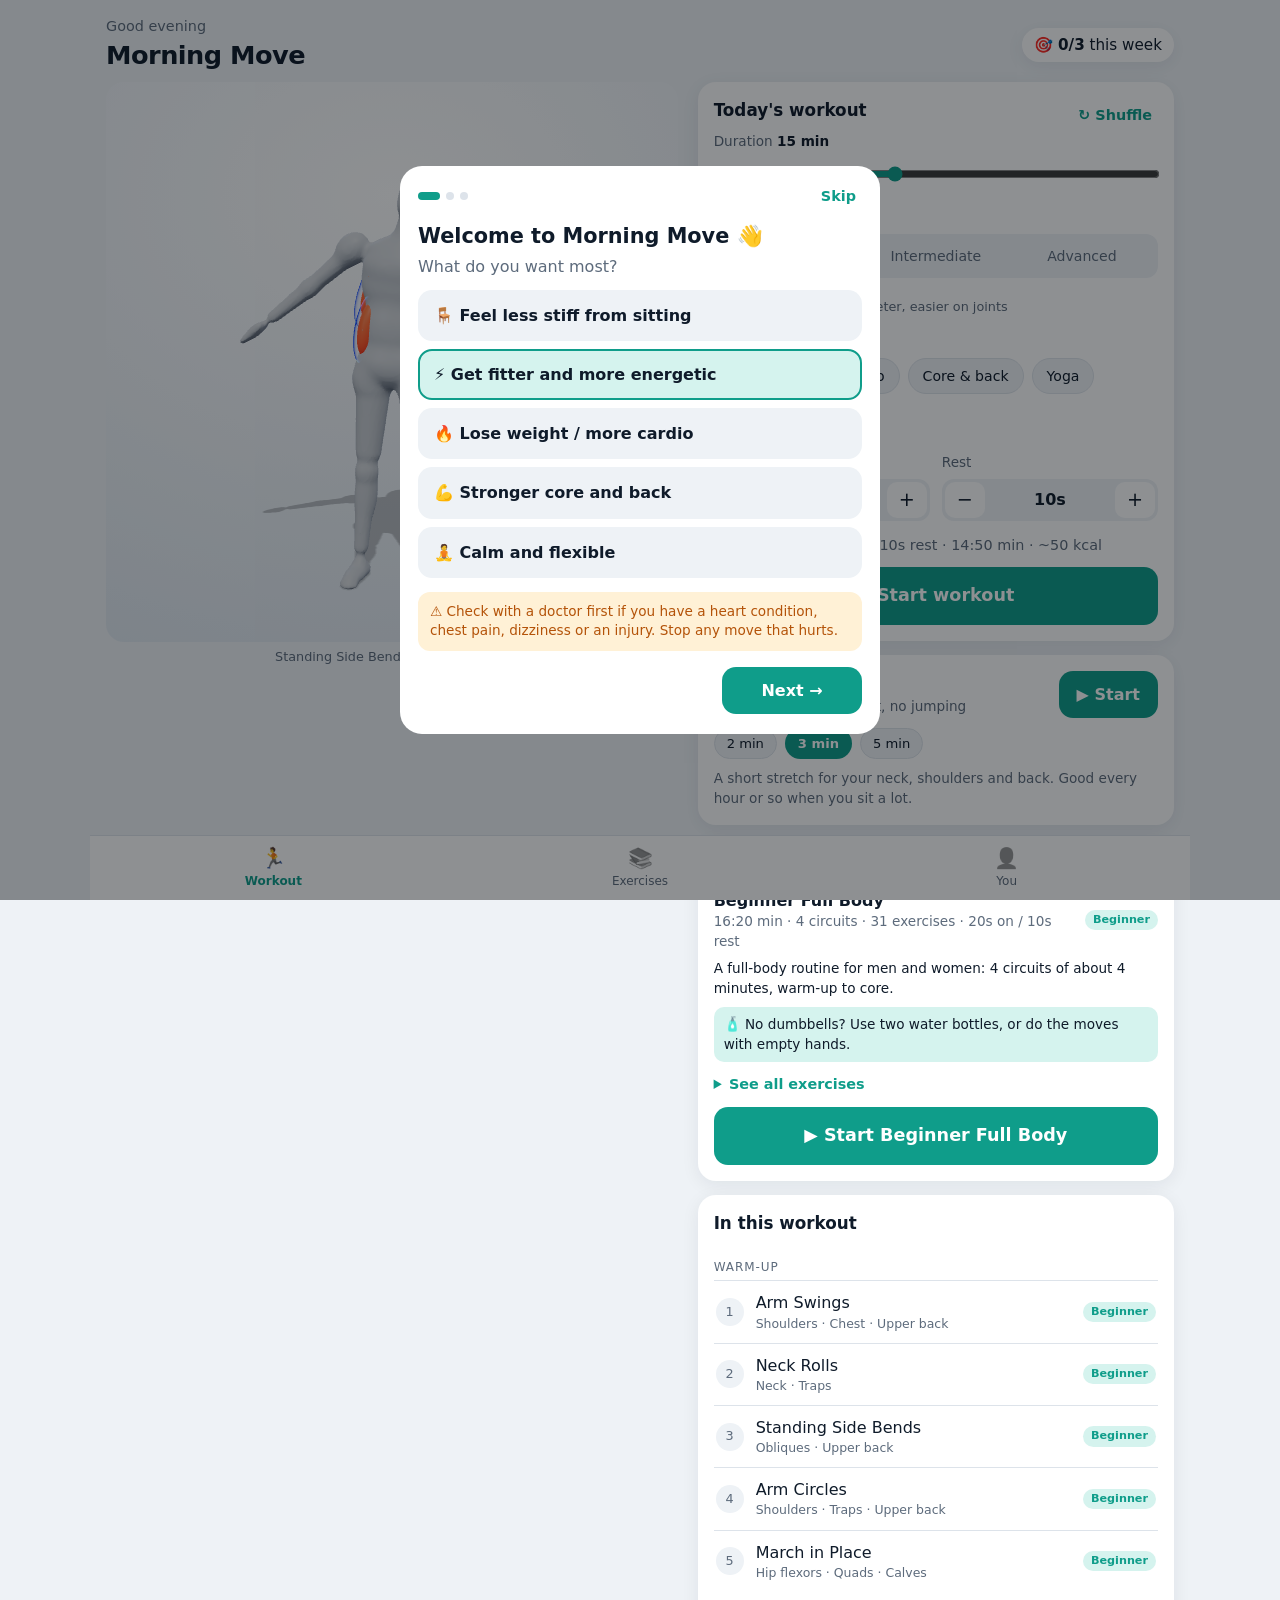
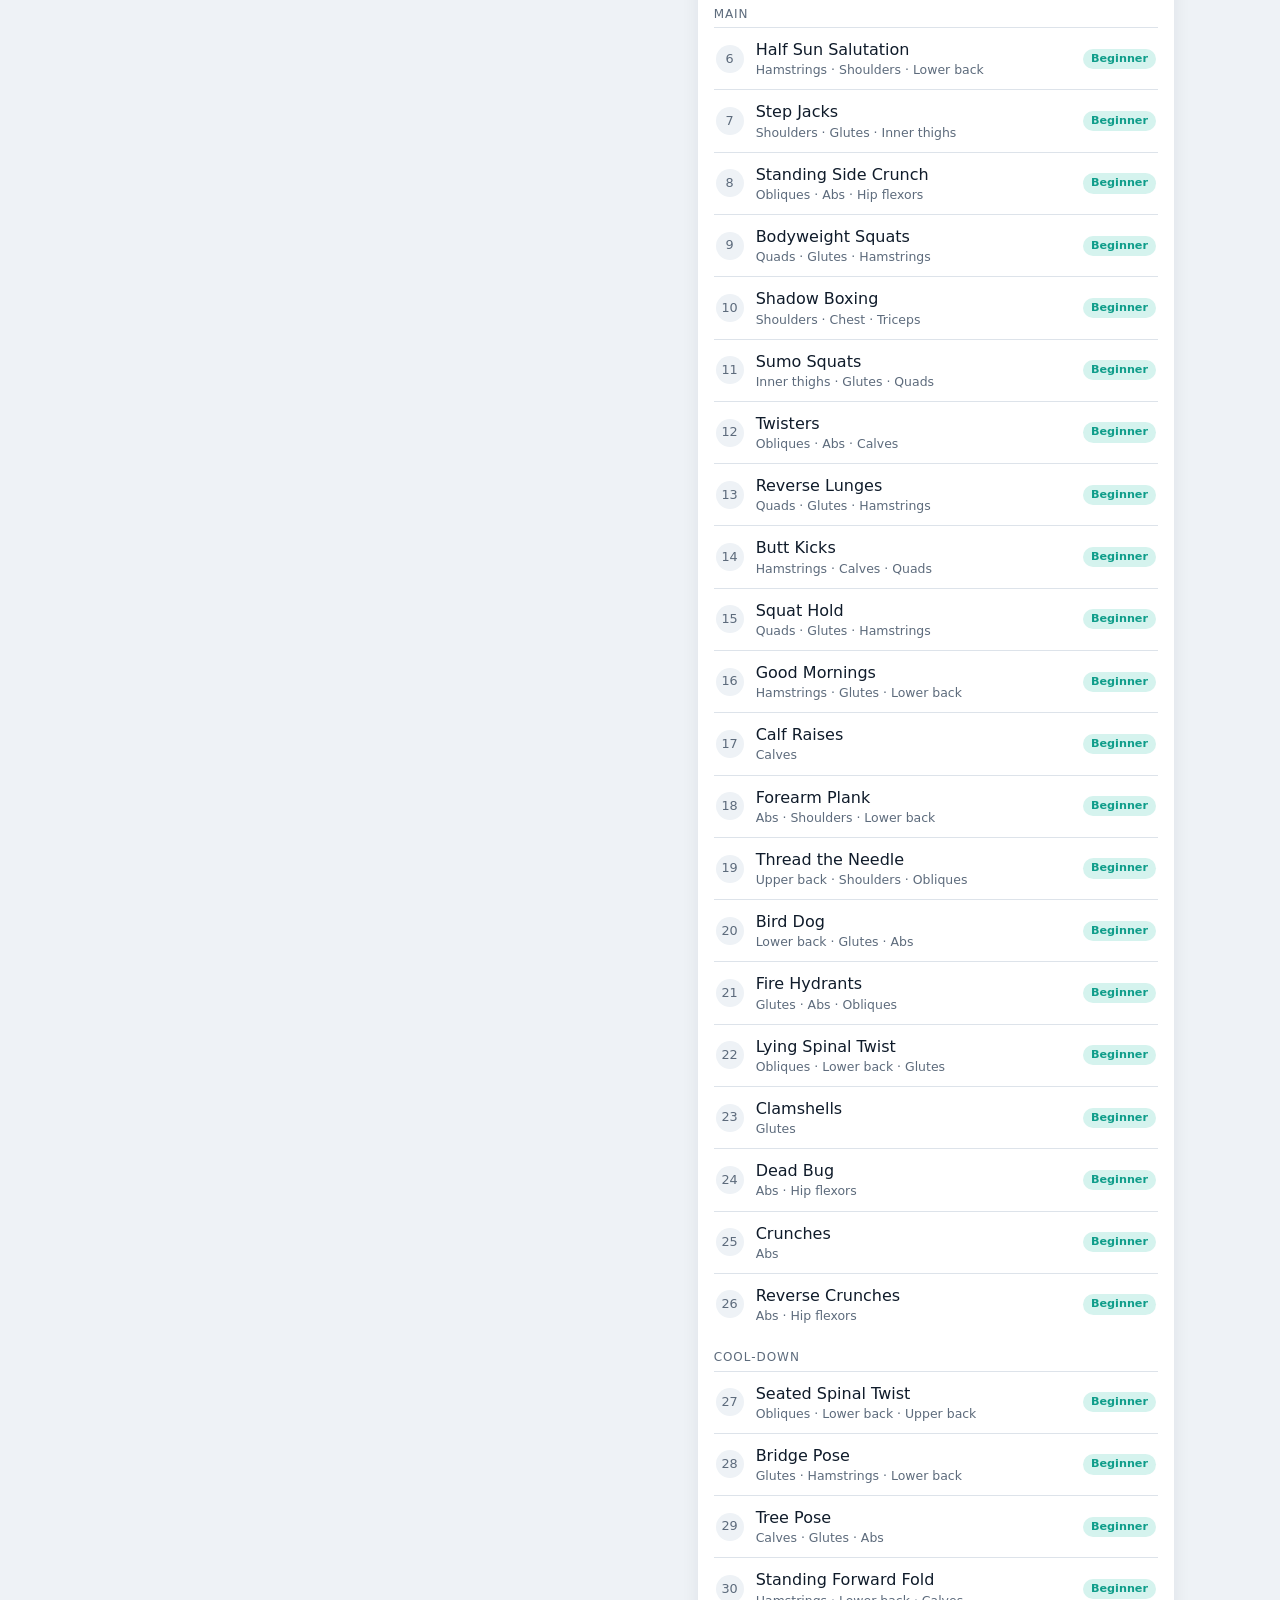
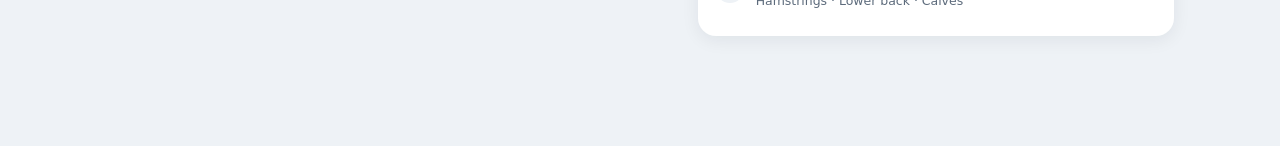
<file: index.html>
<!doctype html>
<html lang="en">
<head>
  <meta charset="utf-8">
  <meta name="viewport" content="width=device-width, initial-scale=1, viewport-fit=cover">
  <title>Morning Move</title>
  <meta name="description" content="Free, lightweight morning workouts with a 3D trainer that shows which muscles are working.">
  <meta name="theme-color" content="#0f766e">
  <link rel="manifest" href="manifest.webmanifest">
  <link rel="icon" href="icons/icon.svg" type="image/svg+xml">
  <link rel="apple-touch-icon" href="icons/icon-192.png">
  <link rel="stylesheet" href="css/style.css">
</head>
<body>
  <div id="app">
    <!-- 3D stage: one canvas, moved between the home hero, the player and the preview sheet -->
    <canvas id="stage" aria-label="3D trainer"></canvas>

    <!-- HOME -->
    <section id="view-home" class="view active">
      <header class="top">
        <div>
          <div class="hello" id="hello">Good morning</div>
          <h1>Morning Move</h1>
        </div>
        <div class="row gap">
          <button class="install" id="install" hidden>⬇ Install app</button>
          <div class="streak" id="streak" title="Days you worked out this week / your weekly goal">🎯 <b>0/3</b> this week</div>
        </div>
      </header>

      <div class="install-hint" id="install-hint" hidden></div>
      <div class="home-left">
        <div class="hero" id="hero-slot"></div>
        <div class="hero-caption" id="hero-caption">Drag to rotate the trainer</div>
      </div>
      <div class="home-right">

      <!-- One-tap suggestion after "How did that feel?" answers (filled by app.js) -->
      <div class="card suggest" id="suggest" hidden></div>

      <div class="card">
        <div class="row between">
          <h2>Today's workout</h2>
          <button class="ghost small" id="shuffle" title="New mix">↻ Shuffle</button>
        </div>

        <label class="field">
          <span>Duration <b id="min-label">15 min</b></span>
          <input type="range" id="minutes" min="5" max="30" step="1" value="15">
        </label>

        <div class="field">
          <span>Level</span>
          <div class="seg" id="level">
            <button data-v="1">Beginner</button>
            <button data-v="2">Intermediate</button>
            <button data-v="3">Advanced</button>
          </div>
          <label class="toggle"><input type="checkbox" id="low-impact"> <span>No jumping <small class="muted">· quieter, easier on joints</small></span></label>
        </div>

        <div class="field">
          <span>Focus</span>
          <div class="chips" id="focus"></div>
        </div>

        <div class="field row gap">
          <div class="stepper">
            <span>Exercise</span>
            <div><button data-step="work" data-d="-5">−</button><b id="work-label">20s</b><button data-step="work" data-d="5">+</button></div>
          </div>
          <div class="stepper">
            <span>Rest</span>
            <div><button data-step="rest" data-d="-5">−</button><b id="rest-label">10s</b><button data-step="rest" data-d="5">+</button></div>
          </div>
        </div>

        <div class="summary" id="plan-summary"></div>
        <button class="primary big" id="start">▶ Start workout</button>
      </div>

      <div class="card break-card">
        <div class="row between gap">
          <div>
            <h2>☕ Desk break</h2>
            <div class="muted small" id="break-sub">3 min · standing, no mat, no jumping</div>
          </div>
          <button class="primary" id="break-start">▶ Start</button>
        </div>
        <div class="chips" id="break-min">
          <button class="chip" data-v="2">2 min</button><button class="chip" data-v="3">3 min</button><button class="chip" data-v="5">5 min</button>
        </div>
        <p class="small muted">A short stretch for your neck, shoulders and back. Good every hour or so when you sit a lot.</p>
      </div>

      <div class="card">
        <h2>Routines</h2>
        <div id="routine-list"></div>
      </div>

      <div class="card">
        <h2>In this workout</h2>
        <ol class="ex-list" id="plan-list"></ol>
      </div>
      </div>
    </section>

    <!-- LIBRARY -->
    <section id="view-library" class="view">
      <header class="top"><h1>Exercises</h1></header>
      <div class="chips scroll" id="lib-filter"></div>
      <div class="lib-grid" id="lib-grid"></div>
    </section>

    <!-- PROFILE -->
    <section id="view-profile" class="view">
      <header class="top"><h1>You</h1></header>
      <div class="card">
        <h2>Body</h2>
        <p class="muted">The trainer is sized to match you. Nothing leaves your device.</p>
        <div class="row gap">
          <label class="field grow"><span>Height (cm)</span><input type="number" id="height" min="120" max="220" inputmode="numeric"></label>
          <label class="field grow"><span>Weight (kg)</span><input type="number" id="weight" min="30" max="200" inputmode="numeric"></label>
        </div>
        <div class="field">
          <span>Body type</span>
          <div class="seg" id="sex"><button data-v="male">Male</button><button data-v="female">Female</button></div>
        </div>
      </div>
      <div class="card">
        <h2>Appearance</h2>
        <div class="seg" id="theme"><button data-v="light">☀️ Light</button><button data-v="dark">🌙 Dark</button></div>
      </div>
      <div class="card">
        <h2>Your progress</h2>
        <div class="field">
          <span>Weekly goal <b id="goal-label">3 days a week</b></span>
          <div class="seg" id="goal">
            <button data-v="1">1</button><button data-v="2">2</button><button data-v="3">3</button><button data-v="4">4</button>
            <button data-v="5">5</button><button data-v="6">6</button><button data-v="7">7</button>
          </div>
        </div>
        <div class="stats" id="stats"></div>
        <div class="week" id="week"></div>
        <p class="small muted" id="week-note"></p>
      </div>
      <div class="card">
        <h2>Workouts</h2>
        <label class="toggle"><input type="checkbox" id="opt-low-impact"> <span>No jumping <small class="muted">· quieter, easier on joints</small></span></label>
      </div>
      <div class="card">
        <h2>Sound</h2>
        <label class="toggle"><input type="checkbox" id="opt-voice"> <span>Voice coach</span></label>
        <label class="toggle"><input type="checkbox" id="opt-beeps"> <span>Countdown beeps</span></label>
      </div>
      <div class="card">
        <h2>Your data</h2>
        <p class="muted small">Your progress lives only on this device, and phones can clear browser data. Save a backup file now and then.</p>
        <div class="row gap wrap">
          <button class="primary" id="backup">⬇ Save a backup</button>
          <button class="chip" id="restore">↑ Restore</button>
          <input type="file" id="restore-file" accept="application/json,.json" hidden>
        </div>
        <p class="small" id="data-msg" role="status"></p>
      </div>
      <p class="muted center small">Morning Move is free and works offline. Your data stays on this device. <a href="privacy.html">Privacy policy</a></p>
    </section>

    <nav class="tabs" id="tabs">
      <button data-view="home" class="on"><span>🏃</span>Workout</button>
      <button data-view="library"><span>📚</span>Exercises</button>
      <button data-view="profile"><span>👤</span>You</button>
    </nav>

    <!-- PLAYER -->
    <section id="player" class="overlay" hidden>
      <div class="p-top">
        <button class="icon" id="p-exit" aria-label="End workout">✕</button>
        <div class="p-progress"><div id="p-bar"></div></div>
        <button class="icon" id="p-sound" aria-label="Toggle sound">🔊</button>
      </div>
      <div class="p-head">
        <div class="phase" id="p-phase">GET READY</div>
        <div class="p-name" id="p-name">—</div>
        <div class="p-count" id="p-count"></div>
      </div>
      <div class="p-muscles" id="p-muscles"></div>
      <div class="stage-slot" id="player-slot"></div>
      <div class="p-bottom">
        <div class="p-tip" id="p-tip"></div>
        <div class="p-controls">
          <button class="icon big" id="p-prev" aria-label="Previous">⏮</button>
          <div class="ring" id="p-ring">
            <svg viewBox="0 0 120 120"><circle cx="60" cy="60" r="52" class="track"/><circle cx="60" cy="60" r="52" class="fill" id="p-ring-fill"/></svg>
            <div class="ring-num" id="p-time">20</div>
          </div>
          <button class="icon big" id="p-next" aria-label="Skip">⏭</button>
        </div>
        <div class="row center gap">
          <button class="pill" id="p-pause">⏸ Pause</button>
          <button class="pill danger" id="p-end" hidden>End workout</button>
        </div>
        <div class="p-next" id="p-nextup"></div>
      </div>
    </section>

    <!-- DONE -->
    <section id="done" class="overlay done" hidden>
      <div class="done-box">
        <div class="trophy">🎉</div>
        <h1>Workout complete!</h1>
        <p class="muted" id="done-msg">Great way to start the day.</p>
        <div class="stats" id="done-stats"></div>
        <div class="feel" id="done-feel">
          <p class="small muted">How did that feel?</p>
          <div class="seg" id="feel">
            <button data-v="hard">😮‍💨 Too hard</button><button data-v="right">🙂 Just right</button><button data-v="easy">💪 Too easy</button>
          </div>
          <p class="small muted" id="feel-thanks" hidden></p>
        </div>
        <button class="primary big" id="done-ok">Done</button>
      </div>
    </section>

    <!-- EXERCISE PREVIEW -->
    <section id="preview" class="sheet" hidden>
      <div class="sheet-box">
        <div class="stage-slot small" id="preview-slot"></div>
        <button class="icon close" id="pv-close" aria-label="Close">✕</button>
        <div class="pv-body">
          <div class="tags" id="pv-tags"></div>
          <h2 id="pv-name"></h2>
          <p id="pv-tip"></p>
          <div class="p-muscles static" id="pv-muscles"></div>
        </div>
      </div>
    </section>

    <!-- FIRST-RUN SETUP: shown once, only when nothing has been saved yet -->
    <section id="welcome" class="sheet" hidden>
      <div class="sheet-box ob-box" role="dialog" aria-modal="true" aria-labelledby="ob-title">
        <div class="row between">
          <div class="ob-dots" id="ob-dots"><i class="on"></i><i></i><i></i></div>
          <button class="ghost small" id="ob-skip">Skip</button>
        </div>

        <div class="ob-step" data-page="0">
          <h2 id="ob-title">Welcome to Morning Move 👋</h2>
          <p class="muted">What do you want most?</p>
          <div class="ob-options" id="ob-goal">
            <button data-v="desk">🪑 Feel less stiff from sitting</button>
            <button data-v="full">⚡ Get fitter and more energetic</button>
            <button data-v="cardio">🔥 Lose weight / more cardio</button>
            <button data-v="core">💪 Stronger core and back</button>
            <button data-v="yoga">🧘 Calm and flexible</button>
          </div>
          <div class="safety">⚠️ Check with a doctor first if you have a heart condition, chest pain, dizziness or an injury. Stop any move that hurts.</div>
        </div>

        <div class="ob-step" data-page="1" hidden>
          <h2>How often?</h2>
          <div class="field">
            <span>Days a week that feel realistic <b id="ob-days-label">3</b></span>
            <div class="seg" id="ob-days">
              <button data-v="1">1</button><button data-v="2">2</button><button data-v="3">3</button><button data-v="4">4</button>
              <button data-v="5">5</button><button data-v="6">6</button><button data-v="7">7</button>
            </div>
          </div>
          <p class="small muted">Missing a day is fine. We count your week, not a daily streak.</p>
          <div class="field">
            <span>Your level</span>
            <div class="seg" id="ob-level">
              <button data-v="1">Beginner</button><button data-v="2">Intermediate</button><button data-v="3">Advanced</button>
            </div>
          </div>
          <label class="toggle"><input type="checkbox" id="ob-low"> <span>No jumping <small class="muted">· quieter, easier on joints</small></span></label>
        </div>

        <div class="ob-step" data-page="2" hidden>
          <h2>Size your trainer</h2>
          <p class="muted small">Optional. The 3D trainer matches your height and build. Nothing leaves your device.</p>
          <div class="row gap">
            <label class="field grow"><span>Height (cm)</span><input type="number" id="ob-height" min="120" max="220" inputmode="numeric"></label>
            <label class="field grow"><span>Weight (kg)</span><input type="number" id="ob-weight" min="30" max="200" inputmode="numeric"></label>
          </div>
          <div class="field">
            <span>Body type</span>
            <div class="seg" id="ob-sex"><button data-v="male">Male</button><button data-v="female">Female</button></div>
          </div>
        </div>

        <div class="row between gap ob-nav">
          <button class="chip" id="ob-back">← Back</button>
          <button class="primary" id="ob-next">Next →</button>
        </div>
      </div>
    </section>
  </div>
  <script type="module" src="js/app.js"></script>
</body>
</html>
</file>
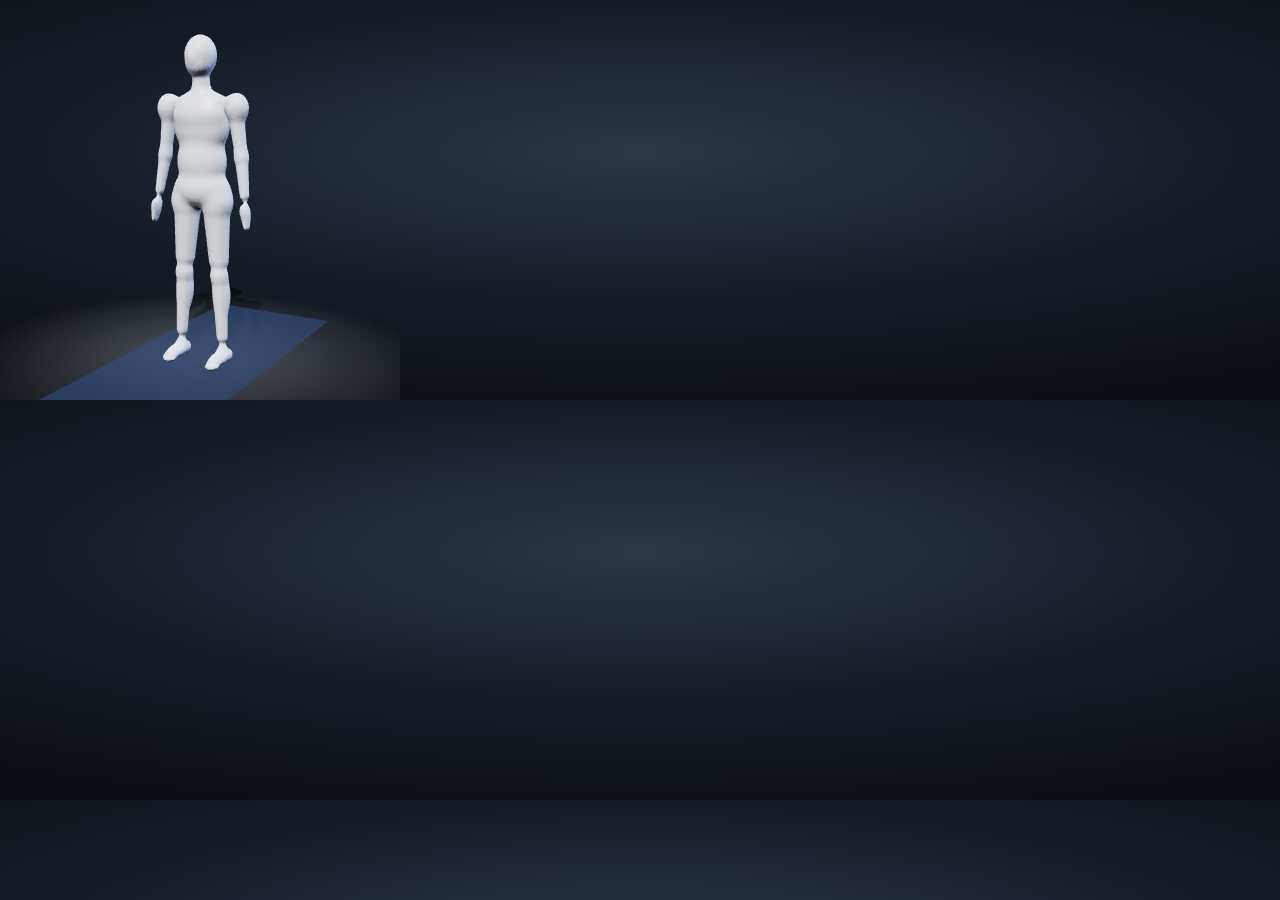
<file: pose-debug.html>
<!doctype html>
<html><head><meta charset="utf-8"><title>Pose debug</title>
<style>body{margin:0;background:radial-gradient(90% 70% at 50% 38%,#2c3646,#151b24 55%,#0a0d12)}canvas{width:400px;height:400px;display:block}</style></head>
<body><canvas id="c"></canvas>
<script type="module">
import { Stage } from './js/stage.js';
import { EXERCISES } from './js/exercises.js';
const stage = new Stage(document.getElementById('c'));
window.EX = EXERCISES.map(e => ({ id: e.id, n: e.frames.length }));
window.show = (id, f, mir) => stage.snapTo(EXERCISES.find(e => e.id === id), f, mir);
window.yaw = (y) => { stage.viewYaw = y; stage.camYaw = y; };
window.stageRef = stage;
window.EXL = EXERCISES;
stage.setBody({ heightCm: 170, weightKg: 65, sex: 'male' });
window.ready = true;
</script></body></html>
</file>
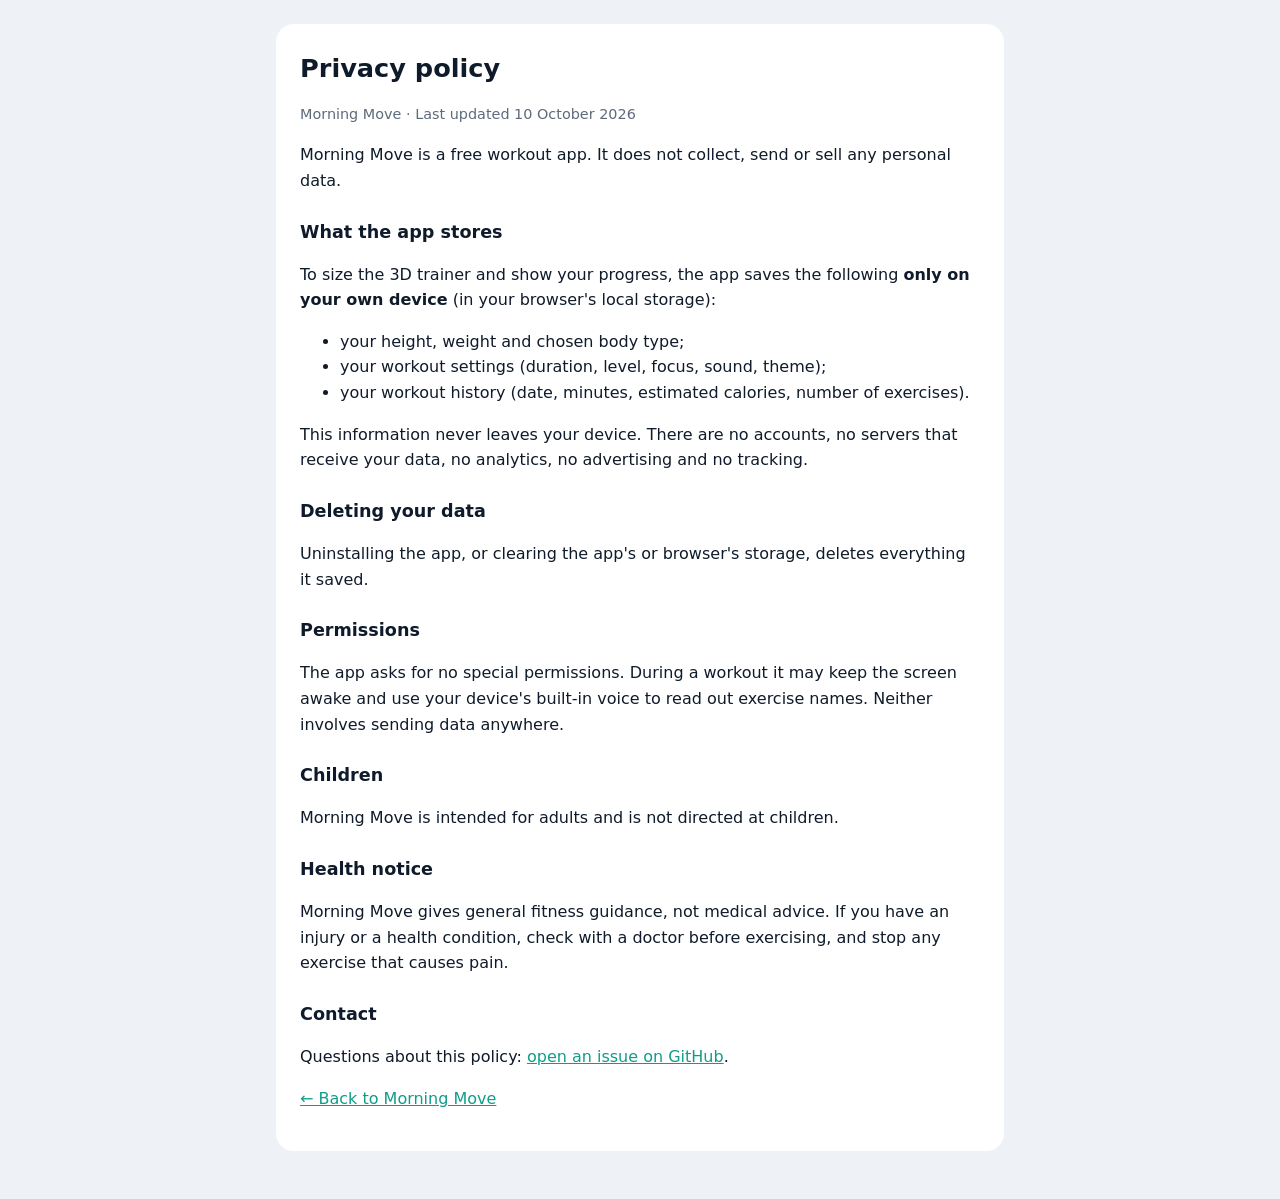
<file: privacy.html>
<!doctype html>
<html lang="en">
<head>
  <meta charset="utf-8">
  <meta name="viewport" content="width=device-width, initial-scale=1">
  <title>Morning Move privacy policy</title>
  <meta name="theme-color" content="#0f766e">
  <link rel="icon" href="icons/icon.svg" type="image/svg+xml">
  <style>
    :root { --bg: #eef2f6; --card: #ffffff; --text: #0f1b2a; --muted: #5d6b7c; --accent: #0f9d8a; color-scheme: light; }
    @media (prefers-color-scheme: dark) {
      :root { --bg: #0d141c; --card: #17222e; --text: #e8eef5; --muted: #93a2b3; --accent: #2dd4bf; color-scheme: dark; }
    }
    body { margin: 0; padding: 24px 16px 48px; background: var(--bg); color: var(--text);
      font: 16px/1.6 system-ui, -apple-system, "Segoe UI", Roboto, sans-serif; }
    main { max-width: 680px; margin: 0 auto; background: var(--card); border-radius: 18px; padding: 24px; }
    h1 { font-size: 1.6rem; margin: 0 0 4px; }
    h2 { font-size: 1.1rem; margin: 24px 0 6px; }
    p, li { color: var(--text); }
    .muted { color: var(--muted); font-size: 0.9rem; }
    a { color: var(--accent); }
  </style>
</head>
<body>
<main>
  <h1>Privacy policy</h1>
  <p class="muted">Morning Move · Last updated 10 October 2026</p>

  <p>Morning Move is a free workout app. It does not collect, send or sell any personal data.</p>

  <h2>What the app stores</h2>
  <p>To size the 3D trainer and show your progress, the app saves the following <strong>only on your
  own device</strong> (in your browser's local storage):</p>
  <ul>
    <li>your height, weight and chosen body type;</li>
    <li>your workout settings (duration, level, focus, sound, theme);</li>
    <li>your workout history (date, minutes, estimated calories, number of exercises).</li>
  </ul>
  <p>This information never leaves your device. There are no accounts, no servers that receive your data,
  no analytics, no advertising and no tracking.</p>

  <h2>Deleting your data</h2>
  <p>Uninstalling the app, or clearing the app's or browser's storage, deletes everything it saved.</p>

  <h2>Permissions</h2>
  <p>The app asks for no special permissions. During a workout it may keep the screen awake and use your
  device's built-in voice to read out exercise names. Neither involves sending data anywhere.</p>

  <h2>Children</h2>
  <p>Morning Move is intended for adults and is not directed at children.</p>

  <h2>Health notice</h2>
  <p>Morning Move gives general fitness guidance, not medical advice. If you have an injury or a health
  condition, check with a doctor before exercising, and stop any exercise that causes pain.</p>

  <h2>Contact</h2>
  <p>Questions about this policy: <a href="https://github.com/adithyag22/Morning-Exercise-/issues">open an issue on GitHub</a>.</p>

  <p><a href="./">← Back to Morning Move</a></p>
</main>
</body>
</html>
</file>
<file: css/style.css>
:root {
  --bg: #eef2f6;
  --bg2: #dfe7ef;
  --card: #ffffff;
  --text: #0f1b2a;
  --muted: #5d6b7c;
  --line: #dde3ea;
  --accent: #0f9d8a;
  --accent-ink: #ffffff;
  --accent-soft: #d5f3ee;
  --hot: #ff4a24;
  --rest: #f59e0b;
  --radius: 18px;
  --shadow: 0 4px 18px rgba(15, 27, 42, 0.07);
  --tag2-bg: #fff1d6; --tag2-fg: #b45309;
  --tag3-bg: #ffe1db; --tag3-fg: #c2410c;
  --next-fg: #b45309;
  --studio: radial-gradient(120% 90% at 50% 20%, #ffffff, #dfe7ef);
  color-scheme: light;
}
@media (prefers-color-scheme: dark) {
  :root:not([data-theme="light"]) {
    --bg: #0d141c;
    --bg2: #15202c;
    --card: #17222e;
    --text: #e8eef5;
    --muted: #93a2b3;
    --line: #253342;
    --accent: #2dd4bf;
    --accent-ink: #062a25;
    --accent-soft: #123a36;
    --shadow: 0 4px 18px rgba(0, 0, 0, 0.3);
    color-scheme: dark;
    --tag2-bg: #3a2c10; --tag2-fg: #fbbf24;
    --tag3-bg: #3d1a12; --tag3-fg: #fb923c;
    --next-fg: #f59e0b;
    --studio: radial-gradient(90% 70% at 50% 38%, #2c3646 0%, #151b24 55%, #0a0d12 100%);
  }
}
:root[data-theme="dark"] {
    --bg: #0d141c;
    --bg2: #15202c;
    --card: #17222e;
    --text: #e8eef5;
    --muted: #93a2b3;
    --line: #253342;
    --accent: #2dd4bf;
    --accent-ink: #062a25;
    --accent-soft: #123a36;
    --shadow: 0 4px 18px rgba(0, 0, 0, 0.3);
    color-scheme: dark;
    --tag2-bg: #3a2c10; --tag2-fg: #fbbf24;
    --tag3-bg: #3d1a12; --tag3-fg: #fb923c;
    --next-fg: #f59e0b;
    --studio: radial-gradient(90% 70% at 50% 38%, #2c3646 0%, #151b24 55%, #0a0d12 100%);
}

* { box-sizing: border-box; -webkit-tap-highlight-color: transparent; }
html, body { margin: 0; height: 100%; }
body {
  font: 16px/1.45 system-ui, -apple-system, "Segoe UI", Roboto, sans-serif;
  background: var(--bg);
  color: var(--text);
  overscroll-behavior: none;
}
button { font: inherit; color: inherit; cursor: pointer; border: 0; background: none; }
input { font: inherit; color: inherit; }
h1 { font-size: 1.6rem; margin: 0; letter-spacing: -0.02em; }
h2 { font-size: 1.05rem; margin: 0 0 10px; }
.muted { color: var(--muted); }
.small { font-size: 0.85rem; }
.center { text-align: center; justify-content: center; }
.row { display: flex; align-items: center; }
.row.between { justify-content: space-between; }
.row.gap { gap: 12px; }
.grow { flex: 1; }
.field.row { display: flex; }

#app { max-width: 560px; margin: 0 auto; min-height: 100%; position: relative; }

.view { display: none; padding: 16px 16px 96px; padding-top: max(16px, env(safe-area-inset-top)); }
.view.active { display: block; }
.top { display: flex; justify-content: space-between; align-items: center; margin-bottom: 8px; }
.hello { color: var(--muted); font-size: 0.9rem; }
.install { background: var(--accent); color: var(--accent-ink); border-radius: 999px; padding: 6px 12px; font-weight: 700; font-size: 0.9rem; }
.install-hint { background: var(--accent-soft); border-radius: 14px; padding: 10px 14px; font-size: 0.88rem; margin-bottom: 12px; }
.streak { background: var(--card); border-radius: 999px; padding: 6px 12px; box-shadow: var(--shadow); font-size: 0.95rem; }

#stage { position: absolute; inset: 0; display: block; width: 100%; height: 100%; touch-action: none; }
.hero {
  position: relative;
  height: min(42vh, 340px);
  border-radius: var(--radius);
  background: var(--studio);
  overflow: hidden;
}
.hero-caption { text-align: center; color: var(--muted); font-size: 0.8rem; margin: 6px 0 12px; }

.card { background: var(--card); border-radius: var(--radius); padding: 16px; margin-bottom: 14px; box-shadow: var(--shadow); }

.field { display: block; margin-bottom: 14px; }
.field > span { display: block; font-size: 0.85rem; color: var(--muted); margin-bottom: 6px; }
.field > span b { color: var(--text); }
input[type=range] { width: 100%; accent-color: var(--accent); height: 28px; }
input[type=number] {
  width: 100%; padding: 10px 12px; border-radius: 12px; border: 1px solid var(--line); background: var(--bg);
}

.seg { display: flex; background: var(--bg); border-radius: 12px; padding: 3px; }
.seg button { flex: 1; padding: 9px 4px; border-radius: 10px; font-size: 0.88rem; color: var(--muted); }
.seg button.on { background: var(--card); color: var(--text); font-weight: 600; box-shadow: var(--shadow); }

.chips { display: flex; flex-wrap: wrap; gap: 8px; }
.chips.scroll { flex-wrap: nowrap; overflow-x: auto; padding-bottom: 6px; margin-bottom: 8px; scrollbar-width: none; }
.chip { padding: 7px 14px; border-radius: 999px; background: var(--bg); font-size: 0.88rem; white-space: nowrap; border: 1px solid var(--line); }
.chip.on { background: var(--accent); color: var(--accent-ink); border-color: transparent; font-weight: 600; }

.stepper { flex: 1; }
.stepper > span { display: block; font-size: 0.85rem; color: var(--muted); margin-bottom: 6px; }
.stepper > div { display: flex; align-items: center; justify-content: space-between; background: var(--bg); border-radius: 12px; padding: 3px; }
.stepper button { width: 40px; height: 36px; border-radius: 10px; font-size: 1.2rem; background: var(--card); }
.stepper b { font-variant-numeric: tabular-nums; }

.summary { color: var(--muted); font-size: 0.9rem; margin: 2px 0 12px; }
.primary { background: var(--accent); color: var(--accent-ink); border-radius: 14px; padding: 12px 18px; font-weight: 700; }
.primary.big { width: 100%; padding: 16px; font-size: 1.1rem; }
.ghost { color: var(--accent); font-weight: 600; }
.ghost.small { font-size: 0.9rem; padding: 4px 6px; }

.ex-list { list-style: none; margin: 0; padding: 0; counter-reset: ex; }
.ex-list li {
  display: flex; align-items: center; gap: 12px; padding: 10px 2px; border-top: 1px solid var(--line); cursor: pointer;
}
.ex-list li:first-child { border-top: 0; }
.ex-list li::before {
  counter-increment: ex; content: counter(ex);
  min-width: 28px; height: 28px; border-radius: 50%; background: var(--bg); display: grid; place-items: center;
  font-size: 0.8rem; color: var(--muted); font-variant-numeric: tabular-nums;
}
.ex-list .nm { flex: 1; }
.ex-list .sub { display: block; font-size: 0.78rem; color: var(--muted); }
.ex-list .sec-h { pointer-events: none; padding: 14px 0 4px; font-size: 0.75rem; text-transform: uppercase; letter-spacing: 0.08em; color: var(--muted); border: 0; }
.ex-list .sec-h::before { display: none; }
.ex-list.plain { counter-reset: none; }
.ex-list.plain li::before { display: none; }
.routine { display: flex; flex-direction: column; gap: 8px; }
.routine + .routine { border-top: 1px solid var(--line); padding-top: 14px; margin-top: 14px; }
.routine p { margin: 0; }
.routine .note { background: var(--accent-soft); border-radius: 10px; padding: 8px 10px; }
.routine summary { cursor: pointer; color: var(--accent); font-weight: 600; font-size: 0.9rem; padding: 4px 0; }

.tag { font-size: 0.7rem; padding: 2px 8px; border-radius: 999px; background: var(--accent-soft); color: var(--accent); font-weight: 600; white-space: nowrap; }
.tag.l2 { background: var(--tag2-bg); color: var(--tag2-fg); }
.tag.l3 { background: var(--tag3-bg); color: var(--tag3-fg); }
.tags { display: flex; gap: 6px; flex-wrap: wrap; }

.lib-grid { display: grid; grid-template-columns: repeat(2, 1fr); gap: 10px; }
.lib-item { background: var(--card); border-radius: 14px; padding: 12px; text-align: left; box-shadow: var(--shadow); display: flex; flex-direction: column; gap: 6px; }
.lib-item b { font-size: 0.95rem; }
.lib-item small { color: var(--muted); font-size: 0.78rem; }

.toggle { display: flex; align-items: center; gap: 10px; padding: 8px 0; }
.toggle input { width: 20px; height: 20px; accent-color: var(--accent); }

.stats { display: grid; grid-template-columns: repeat(3, 1fr); gap: 8px; margin-bottom: 12px; }
.stat { background: var(--bg); border-radius: 12px; padding: 10px; text-align: center; }
.stat b { display: block; font-size: 1.3rem; font-variant-numeric: tabular-nums; }
.stat span { font-size: 0.75rem; color: var(--muted); }
.week { display: flex; justify-content: space-between; gap: 4px; }
.day { flex: 1; text-align: center; font-size: 0.72rem; color: var(--muted); }
.day i { display: block; height: 30px; border-radius: 8px; background: var(--bg); margin-bottom: 4px; }
.day.on i { background: var(--accent); }

.tabs {
  position: fixed; left: 50%; transform: translateX(-50%); bottom: 0; width: 100%; max-width: 560px;
  display: flex; background: var(--card); border-top: 1px solid var(--line);
  padding-bottom: env(safe-area-inset-bottom); z-index: 5;
}
.tabs button { flex: 1; padding: 8px 0 10px; font-size: 0.75rem; color: var(--muted); display: flex; flex-direction: column; align-items: center; }
.tabs button span { font-size: 1.25rem; filter: grayscale(1); opacity: 0.7; }
.tabs button.on { color: var(--accent); font-weight: 600; }
.tabs button.on span { filter: none; opacity: 1; }

/* ---------- Player ---------- */
.overlay {
  position: fixed; inset: 0; z-index: 20;
  background: radial-gradient(110% 70% at 50% 35%, var(--card), var(--bg2));
  display: flex; flex-direction: column;
}
.overlay[hidden], .sheet[hidden] { display: none; }
#player .stage-slot { position: relative; flex: 1; min-height: 0; background: var(--studio); margin: 0 12px; border-radius: 22px; overflow: hidden; }
:root[data-theme="light"] #player .stage-slot { background: transparent; margin: 0; border-radius: 0; }
.p-top {
  position: relative; display: flex; align-items: center; gap: 10px;
  padding: 12px 14px 0; padding-top: max(12px, env(safe-area-inset-top));
}
.icon { width: 44px; height: 44px; border-radius: 50%; background: color-mix(in srgb, var(--card) 85%, transparent); font-size: 1.1rem; box-shadow: var(--shadow); flex: none; }
.icon.big { width: 54px; height: 54px; font-size: 1.3rem; }
.p-progress { flex: 1; height: 6px; background: color-mix(in srgb, var(--muted) 25%, transparent); border-radius: 3px; overflow: hidden; }
#p-bar { height: 100%; width: 0; background: var(--accent); transition: width 0.3s; }
.p-head { position: relative; text-align: center; padding: 10px 16px 0; pointer-events: none; }
.phase { display: inline-block; font-weight: 800; letter-spacing: 0.12em; font-size: 0.8rem; padding: 4px 12px; border-radius: 999px; background: var(--hot); color: #fff; }
.phase.rest { background: var(--rest); }
.phase.ready { background: var(--accent); color: var(--accent-ink); }
.p-name { font-size: 1.5rem; line-height: 1.2; font-weight: 800; margin-top: 6px; letter-spacing: -0.02em; text-shadow: 0 1px 8px var(--bg); }
.p-count { color: var(--muted); font-size: 0.85rem; }
.p-muscles { position: relative; display: flex; flex-wrap: wrap; gap: 6px; justify-content: center; padding: 8px 16px; pointer-events: none; }
.p-muscles span { font-size: 0.75rem; padding: 3px 9px; border-radius: 999px; background: color-mix(in srgb, var(--hot) 16%, var(--card)); color: var(--hot); font-weight: 700; }
.p-muscles.next span { background: color-mix(in srgb, var(--rest) 18%, var(--card)); color: var(--next-fg); }
.p-bottom { position: relative; padding: 0 16px; padding-bottom: max(16px, env(safe-area-inset-bottom)); pointer-events: none; }
.p-bottom > * { pointer-events: auto; }
.p-tip {
  font-size: 0.88rem; text-align: center; color: var(--muted); max-width: 440px; margin: 0 auto 10px;
  background: color-mix(in srgb, var(--card) 80%, transparent); border-radius: 12px; padding: 8px 12px;
  backdrop-filter: blur(6px);
}
.p-controls { display: flex; align-items: center; justify-content: center; gap: 22px; }
.ring { position: relative; width: 120px; height: 120px; }
.ring svg { width: 100%; height: 100%; transform: rotate(-90deg); }
.ring circle { fill: color-mix(in srgb, var(--card) 85%, transparent); stroke-width: 9; }
.ring .track { stroke: color-mix(in srgb, var(--muted) 22%, transparent); }
.ring .fill { fill: none; stroke: var(--hot); stroke-linecap: round; stroke-dasharray: 326.7; transition: stroke 0.3s; }
.ring.rest .fill { stroke: var(--rest); }
.ring.ready .fill { stroke: var(--accent); }
.ring-num { position: absolute; inset: 0; display: grid; place-items: center; font-size: 2.6rem; font-weight: 800; font-variant-numeric: tabular-nums; }
.pill.danger { background: var(--hot); color: #fff; }
.pill { padding: 9px 22px; border-radius: 999px; background: color-mix(in srgb, var(--card) 90%, transparent); box-shadow: var(--shadow); font-weight: 600; margin-top: 10px; }
.p-next { text-align: center; font-size: 0.85rem; color: var(--muted); margin-top: 8px; min-height: 1.2em; }

/* ---------- Done ---------- */
.done { align-items: center; justify-content: center; padding: 24px; }
.done-box { background: var(--card); border-radius: 24px; padding: 28px 20px; text-align: center; width: 100%; max-width: 420px; box-shadow: var(--shadow); }
.trophy { font-size: 3rem; }
.done-box .stats { margin: 18px 0; }

/* ---------- Preview sheet ---------- */
.sheet { position: fixed; inset: 0; z-index: 30; background: rgba(5, 10, 15, 0.45); display: flex; align-items: flex-end; justify-content: center; }
.sheet-box { position: relative; background: var(--card); width: 100%; max-width: 560px; border-radius: 22px 22px 0 0; overflow: hidden; padding-bottom: env(safe-area-inset-bottom); animation: up 0.25s ease-out; }
@keyframes up { from { transform: translateY(40px); opacity: 0; } }
.stage-slot.small { position: relative; height: min(48vh, 380px); background: var(--studio); }
.close { position: absolute; top: 12px; right: 12px; }
.pv-body { padding: 14px 18px 22px; }
.pv-body h2 { font-size: 1.3rem; margin: 8px 0 4px; }
.pv-body p { margin: 0 0 10px; color: var(--muted); }
.p-muscles.static { justify-content: flex-start; padding: 0; }

/* ---------- Weekly goal, desk break, suggestions ---------- */
.streak { white-space: nowrap; }
.streak b { font-variant-numeric: tabular-nums; }
.streak.met { background: var(--accent-soft); color: var(--accent); }
.row.wrap { flex-wrap: wrap; }
.toggle small { font-size: 0.8rem; }
.field > .toggle { margin-top: 6px; padding-bottom: 0; }
.day.today { color: var(--text); font-weight: 700; }
.day.today i { box-shadow: inset 0 0 0 2px var(--accent); }
.day.future i { opacity: 0.5; }
#week-note { margin: 10px 0 0; }
#goal button { padding: 9px 0; }
.break-card .row { align-items: flex-start; }
.break-card h2 { margin-bottom: 2px; }
#break-start { white-space: nowrap; flex: none; }
.break-card .chips { margin-top: 10px; }
.break-card .chip { padding: 5px 12px; font-size: 0.82rem; }
.break-card p { margin: 10px 0 0; }
.suggest { border: 2px solid var(--accent); }
.suggest h2 { margin: 0; }
.suggest p { margin: 6px 0 12px; }
.x { width: 32px; height: 32px; border-radius: 50%; color: var(--muted); background: var(--bg); flex: none; }
#data-msg { margin: 10px 0 0; min-height: 1.2em; }
#data-msg:empty { display: none; }

/* ---------- Done: how did that feel? ---------- */
.feel { margin: 0 0 18px; }
.feel p { margin: 0 0 8px; }
.feel #feel-thanks { margin: 8px 0 0; }
#feel button { font-size: 0.82rem; padding: 9px 2px; line-height: 1.25; }
#feel button.on { color: var(--accent); }

/* ---------- First-run setup ---------- */
#welcome { z-index: 40; }
.ob-box { padding: 16px 18px 20px; padding-bottom: max(20px, env(safe-area-inset-bottom)); max-height: 94vh; overflow-y: auto; }
.ob-box h2 { font-size: 1.3rem; margin: 10px 0 4px; }
.ob-box > .ob-step > p { margin: 0 0 12px; }
.ob-dots { display: flex; gap: 6px; }
.ob-dots i { width: 8px; height: 8px; border-radius: 50%; background: var(--line); }
.ob-dots i.on { background: var(--accent); width: 22px; border-radius: 4px; }
.ob-options { display: flex; flex-direction: column; gap: 8px; }
.ob-options button { text-align: left; padding: 12px 14px; border-radius: 14px; background: var(--bg); border: 2px solid transparent; font-weight: 600; }
.ob-options button.on { border-color: var(--accent); background: var(--accent-soft); }
.safety { margin-top: 14px; padding: 10px 12px; border-radius: 12px; font-size: 0.85rem; background: var(--tag2-bg); color: var(--tag2-fg); }
.ob-nav { margin-top: 16px; }
.ob-nav .primary { min-width: 140px; }
@media (min-width: 600px) {
  #welcome { align-items: center; }
  #welcome .sheet-box { border-radius: 22px; max-width: 480px; }
}

@media (min-width: 900px) {
  #app { max-width: 1100px; }
  #view-home.active { display: grid; grid-template-columns: 1.2fr 1fr; gap: 0 20px; align-items: start; }
  #view-home .top, #view-home .install-hint { grid-column: 1 / -1; }
  #view-home .home-left { position: sticky; top: 16px; }
  #view-home .hero { height: 560px; }
  .tabs { max-width: 1100px; }
  .lib-grid { grid-template-columns: repeat(4, 1fr); }
}
</file>
